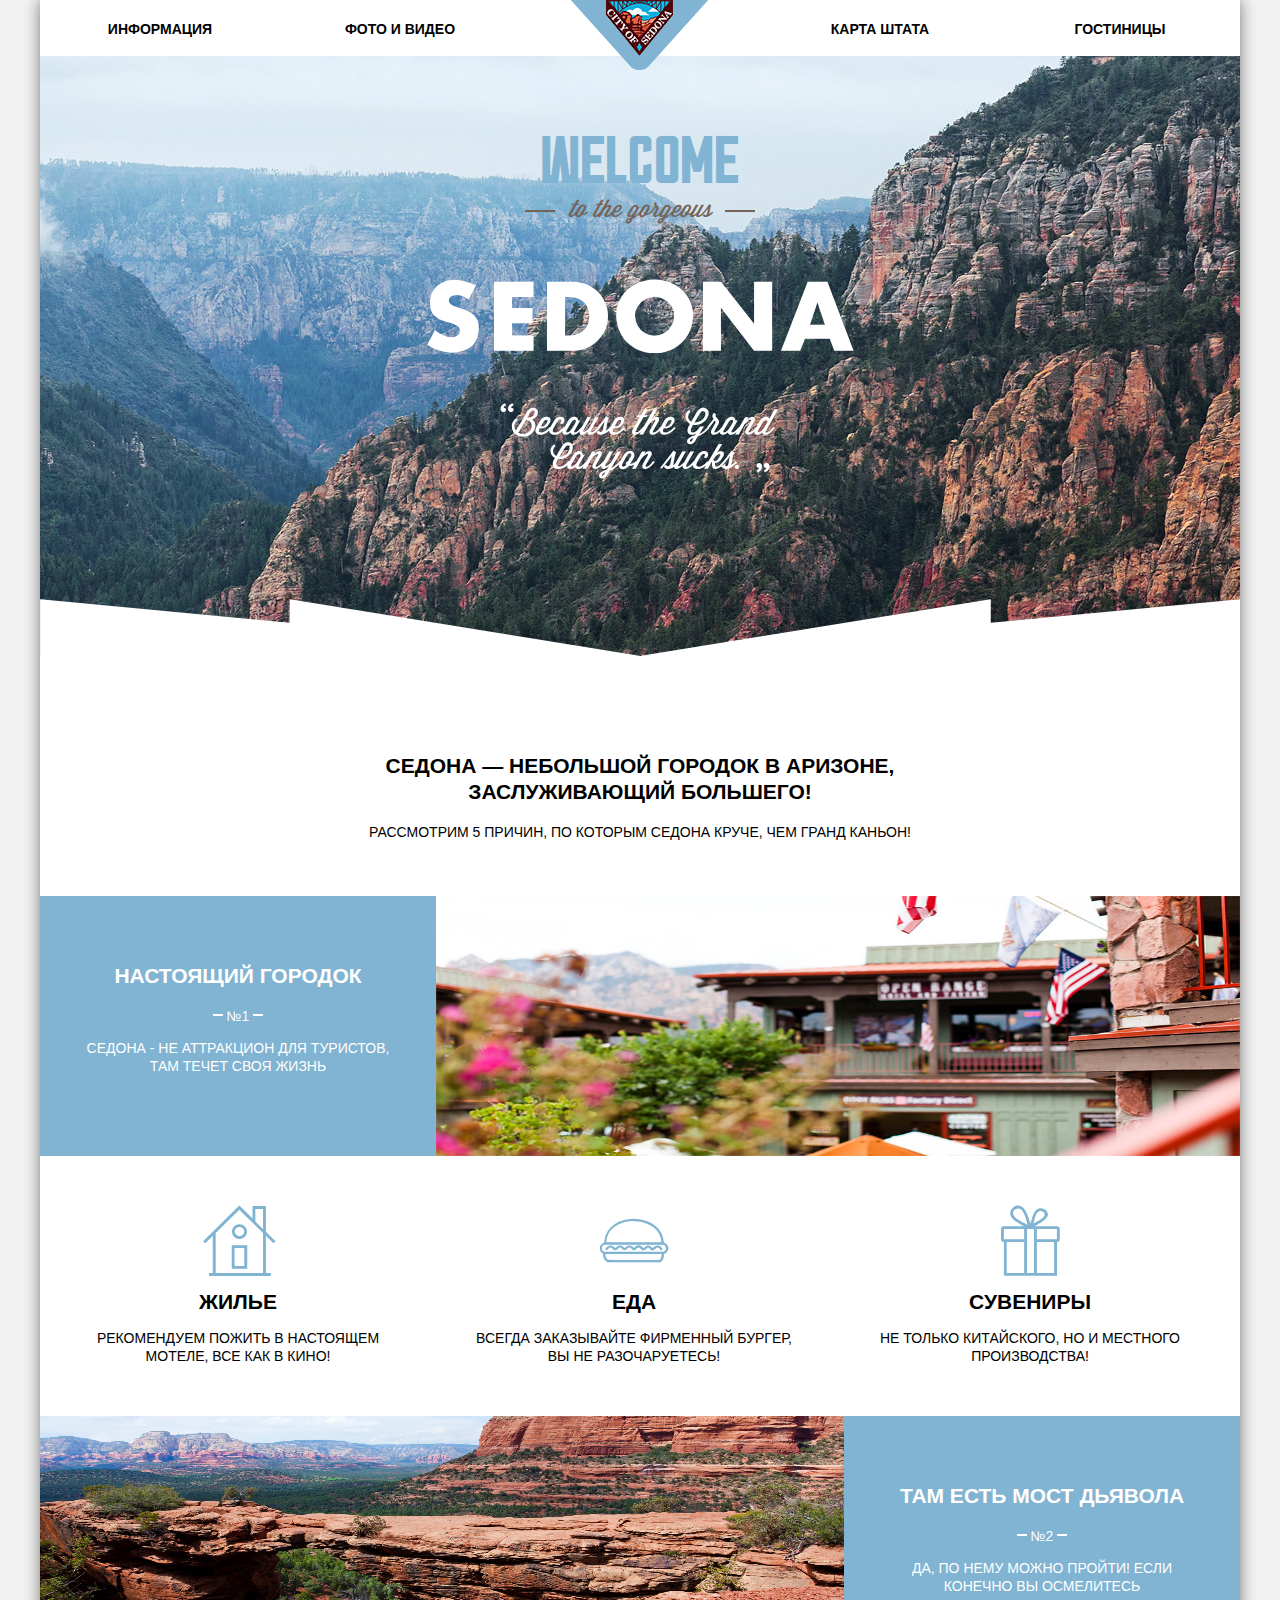
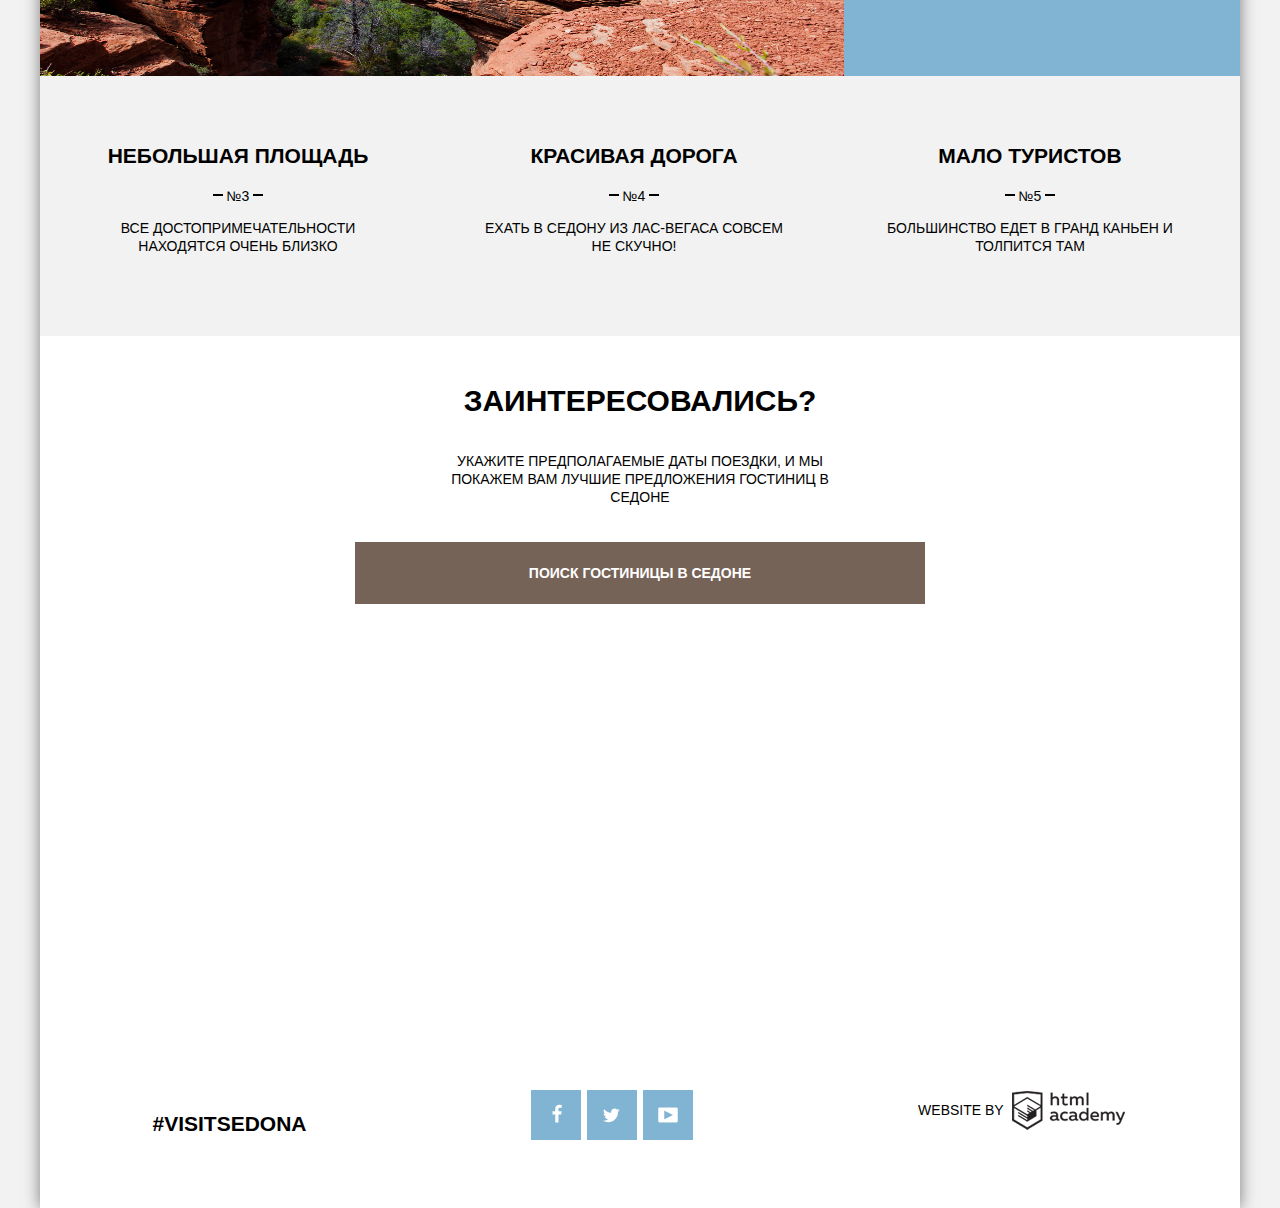
<file: index.html>
<!DOCTYPE html>
<html lang="ru">
<head>
    <meta charset="UTF-8">
    <meta name="keywords" content="Седона, туризм, гостиницы">
    <title>Sedona</title>
    <link rel="stylesheet" href="css/normalize.min.css">
    <link rel="stylesheet" href="css/styles.min.css">
</head>
    <body>
       <div class="grid">
            <header class="layout-wrapper">
                <div class="container">
                    <div class="header-navigation">
                        <nav>
                            <ul>
                                <li><a href="#">Информация</a></li>
                                <li><a href="#">Фото и видео</a></li>
                                <li><img class="header-logo" src="img/logo-sedona.png" width="138" height="70" alt="logo"></li>
                                <li><a href="#">Карта штата</a></li>
                                <li><a href="hotels.html">Гостиницы</a></li>
                            </ul>
                        </nav>
                    </div>
                    <div class="header-content">
                        <div class="header-content-svg">
                            <div class="icon-text-welcome"></div>
                        </div>
                        <div class="header-content-svg">
                            <div class="icon-text">
                                <div class="icon-text-tothegorgeous"></div>
                            </div>
                        </div>
                        <div class="header-content-svg">
                            <div class="icon-text-sedona"></div>
                        </div>
                        <div class="header-content-svg">
                            <div class="icon-text-becausecanyon"></div>
                        </div>
                    </div>
                </div>
            </header>
            <main class="layout-wrapper">
                <div class="content-header">
                   <section>
                        <h2 class="content-title">Седона — небольшой городок в Аризоне, заслуживающий большего!</h2>
                        <p class="content-text">Рассмотрим 5 причин, по которым Седона круче, чем гранд каньон!</p>
                    </section>
                </div>
                <div class="content-section">
                    <div class="content-item">
                        <section class="content-item-text">
                            <h2 class="content-title">Настоящий городок</h2>
                            <div class="content-number">
                                <span class="content-number-text">№1</span>
                            </div>
                            <p class="content-text">Седона - не аттракцион для туристов, там течет своя жизнь</p>
                        </section>
                        <img class="content-item-img" src="img/photo-city@1x.jpg" alt="city">
                    </div>
                    <div class="content-item">
                        <section class="content-item-text">
                            <div class="icon icon-house"></div>
                            <h2 class="content-title">Жилье</h2>
                            <p class="content-text">Рекомендуем пожить в настоящем мотеле, все как в кино!</p>
                        </section>
                        <section class="content-item-text">
                            <div class="icon icon-burger"></div>
                            <h2 class="content-title">Еда</h2>
                            <p class="content-text">Всегда заказывайте фирменный бургер, вы не разочаруетесь!</p>
                        </section>
                        <section class="content-item-text">
                            <div class="icon icon-gift"></div>
                            <h2 class="content-title">Сувениры</h2>
                            <p class="content-text">Не только китайского, но и местного производства!</p>
                        </section>
                    </div>
                    <div class="content-item">
                        <img class="content-item-img" src="img/photo-bridge@2x.jpg" width="800" alt="bridge">
                        <section class="content-item-text">
                            <h2 class="content-title">Там есть мост дьявола</h2>
                            <div class="content-number">
                                <span class="content-number-text">№2</span>
                            </div>
                            <p class="content-text">Да, по нему можно пройти! Если конечно вы осмелитесь</p>
                        </section>
                    </div>
                    <div class="content-item">
                        <section class="content-item-text">
                            <h2 class="content-title">Небольшая площадь</h2>
                            <div class="content-number">
                                <span class="content-number-text">№3</span>
                            </div>
                            <p class="content-text">Все достопримечательности находятся очень близко</p>
                        </section>
                       <section class="content-item-text">
                            <h2 class="content-title">Красивая дорога</h2>
                            <div class="content-number">
                                <span class="content-number-text">№4</span>
                            </div>
                            <p class="content-text">Ехать в Седону из Лас-Вегаса совсем не скучно!</p>
                        </section>
                       <section class="content-item-text">
                            <h2 class="content-title">Мало туристов</h2>
                            <div class="content-number">
                                <span class="content-number-text">№5</span>
                            </div>
                            <p class="content-text">Большинство едет в Гранд Каньен и толпится там</p>
                        </section>
                    </div>
                    <div class="content-bottom">
                        <h2 class="content-bottom-title">Заинтересовались?</h2>
                        <p class="content-bottom-text">Укажите предполагаемые даты поездки, и мы покажем вам лучшие предложения гостиниц в Седоне</p>
                        <a class="open-form content-bottom-btn" href="#">Поиск гостиницы в Седоне</a>
                        <div class="modal-content">
                        <form class="search-form" action="/echo" method="post">
                            <label class="date-label" for="arrival-date">Дата заезда:</label>
                            <input class="date" type="text" name="arrival-date" id="arrival-date" placeholder="24 апреля 2014" required>
                            <label class="date-label" for="leaving-date">Дата выезда:</label>
                            <input class="date" type="text" name="leaving-date" id="leaving-date" placeholder="4 июля 2014" required>
                            <label for="adult">Взрослые:</label>
                            <div class="number-field">
                            <a href="#" class="icon-minus"></a>
                            <input class="number" type="text" name="adult" id="adult" placeholder ="" value="0" required>
                            <a href="#" class="icon-plus"></a>
                            </div>
                            <label class="number-label-children" for="children">Дети:</label>
                            <div class="number-field">
                            <a href="#" class="icon-minus"></a>
                            <input class="number" type="text"  name="children" id="children" placeholder="0" value="0" required>
                            <a href="#" class="icon-plus"></a>
                            </div>
                            <a href="#" class="search btn blue-btn">Найти</a>
                        </form>
                    </div>
                    </div>
                </div>
                <div class="map">
                    <iframe class="map-frame" src="https://www.google.com/maps/embed?pb=!1m18!1m12!1m3!1d3273.769622997301!2d-111.81628954448398!3d34.8620155647056!2m3!1f0!2f0!3f0!3m2!1i1024!2i768!4f13.1!3m3!1m2!1s0x0%3A0x79d9d6e85b412690!2z0JrQsNC90YzQvtC9INCi0YDQtdC50LvRgSDQmtC-0YPQsdC-0Lkg0KfQtdGA0Yc!5e0!3m2!1sru!2sru!4v1486995047576" height="450" style="border:0" allowfullscreen></iframe>
                </div>
            </main>
            <footer class="layout-wrapper">
                <div class="container footer-container">
                   <div class="footer-hashtag">
                      <p>#Visitsedona</p>
                   </div>
                   <div class="footer-social">
                       <div class="social-item">
                           <a class="social-item-btn icon-twitter" href="#"></a>
                           <a class="social-item-btn icon-facebook" href="#"></a>
                           <a class="social-item-btn icon-youtube" href="#"></a>
                       </div>
                   </div>
                   <div>
                       <p class="footer-logo footer-logo-text">Website by</p>
                       <img class="footer-logo" src="img/html-academy.png" alt="html-academy">  
                   </div>
                </div>
            </footer>
        </div>
        <script src="js/popup.min.js"></script>
    </body>
</html>
</file>
<file: css/styles.min.css>
@charset "UTF-8";@font-face{font-family:fontello;src:url(../font/fontello.eot?48481887);src:url(../font/fontello.eot?48481887#iefix) format("embedded-opentype"),url(../font/fontello.woff2?48481887) format("woff2"),url(../font/fontello.woff?48481887) format("woff"),url(../font/fontello.ttf?48481887) format("truetype"),url(../font/fontello.svg?48481887#fontello) format("svg");font-weight:400;font-style:normal}body{max-width:1200px;min-width:724px;font-size:14px;line-height:18px;font-family:"PT Sans",Arial,sans-serif;font-weight:500;color:#000;margin:0 auto;background-color:#f2f2f2;text-transform:uppercase}.grid{box-shadow:0 0 15px 0 rgba(0,0,0,.5)}.container{background-color:#fff;font-size:0;position:relative}.header-navigation ul{display:flex;justify-content:space-between;padding:0;list-style:none}.header-navigation li{height:56px;flex-basis:250px;text-align:center;z-index:1}.header-logo{z-index:10}.header-navigation li:nth-child(3){position:relative}.header-logo::before{content:'\e800';position:absolute;font-size:70px;color:#81b3d2}.header-navigation a{display:block;padding:16px;font-size:14px;line-height:26px;font-family:"PT Sans",Arial,sans-serif;font-weight:700;color:#000;text-transform:uppercase;text-decoration:none}.header-navigation a:hover{background-color:#e1eff8}.header-content{display:flex;flex-direction:column;position:relative;height:500px;align-items:center;padding-top:25px;padding-bottom:75px;background:url(../img/photo-background@1x.jpg) 50% 50% no-repeat}.header-content::after{content:"";position:absolute;background:url(../img/header-content-bottom.png) 50% 100% no-repeat;bottom:0;background-size:100%;width:100%;height:65px}.header-content-svg:nth-child(1){margin-top:55px;margin-bottom:15px}.header-content-svg:nth-child(2){position:relative}.header-content-svg:nth-child(3),.header-content-svg:nth-child(4){margin-top:50px}[class*=" icon-"]:before,[class^=icon-]:before{font-family:fontello;font-style:normal;font-weight:400;speak:none;display:inline-block;text-decoration:inherit;width:1em;text-align:center;font-variant:normal;text-transform:none;line-height:1em;-webkit-font-smoothing:antialiased;-moz-osx-font-smoothing:grayscale}.icon-text-welcome::before{content:'\e801';width:200px;font-size:47px;color:#81b3d2}.icon-text::after,.icon-text::before{content:"";position:absolute;top:10px;height:20px;width:30px;border-top:2px solid #766357;z-index:1}.icon-text::before{left:0}.icon-text::after{right:0}.icon-text-tothegorgeous::before{content:'\e802';width:230px;font-size:24px;color:#766357}.icon-text-sedona::before{content:'\e803';width:458px;font-size:74px;color:#fff}.icon-text-becausecanyon::before{content:'\e804';width:300px;font-size:75px;color:#fff}.content-header{height:210px;margin:0;padding:30px 20%;padding-bottom:0;text-align:center;background-color:#fff}.content-section{display:flex;flex-direction:column}.content-item{height:260px;font-size:0;text-transform:uppercase}.content-item:nth-child(2n+1){background-color:#81b3d2;color:#fff}.content-bottom,.content-item:nth-child(2){background-color:#fff}.content-item-text{display:inline-block;vertical-align:middle;width:33%;font-size:14px;font-weight:400;text-align:center}.content-title:nth-child(2n+1){padding:50px 10%;padding-bottom:0;font-size:21px;line-height:26px}.content-number{position:relative;width:50px;margin:0 auto}.content-number-text::after,.content-number-text::before{content:"";position:absolute;width:10px;border-top:2px solid #fff}.content-item:nth-child(4) .content-number-text::after,.content-item:nth-child(4) .content-number-text::before{border-color:#000}.content-number-text::before{top:7px;left:0}.content-number-text::after{top:7px;right:0}.content-text:nth-child(2n+1){padding:50px 10%;padding-top:0}.icon{padding-top:50px}.content-item-img{display:inline-block;vertical-align:top;width:67%;height:260px}.icon-house:before{content:'\e805';font-size:70px;color:#81b3d2}.icon-burger:before{content:'\e806';font-size:70px;color:#81b3d2}.icon-gift:before{content:'\e807';font-size:70px;color:#81b3d2}.content-bottom{position:relative;height:250px;text-align:center}.content-bottom-title{margin:0;padding-top:50px;font-size:30px;line-height:30px}.content-bottom-text{margin:36px auto;width:436px}.content-bottom-btn{display:block;width:570px;padding-top:22px;padding-bottom:22px;margin:0 auto;text-decoration:none;color:#fff;text-align:center;font-weight:700;background:#766357;vertical-align:middle}.modal-content{display:none;position:absolute;z-index:10;left:50%;margin-left:-285px;width:460px;padding:55px;background:#FFF;color:#000;box-shadow:0 0 15px 0 rgba(0,0,0,.2)}input.btn-form{display:none}.btn-form:checked~.modal-content{display:block}.search-form input[type=text],.search-form label{display:inline-block;vertical-align:top;line-height:46px}.search-form label{position:relative;width:105px;margin-right:5px;text-align:left;vertical-align:middle}.search-form input[type=text]{margin-right:0;margin-bottom:30px;text-align:left;font-family:"PT Sans",Arial,sans-serif;font-weight:700;font-size:14px;line-height:26px;color:#000;text-transform:uppercase;outline:0;border:none;background:#F2F2F2}.search-form input:hover{background:#EBEBEB}.search-form input[type=text]:focus{background:#FFF;margin:-2px;margin-right:-2px;margin-bottom:28px;border:2px solid #E5E5E5;outline:0}.number-field input[type=text]:hover{background:#F2F2F2}.number-field input[type=text]:focus{border:none;background:#F2F2F2;margin:0 -2px;text-align:center}input::-webkit-input-placeholder{font-size:14px;line-height:26px;color:#000;text-transform:uppercase}input:-moz-placeholder{font-size:14px;line-height:26px;color:#000;text-transform:uppercase}.search-form .date{width:297px;padding:10px;padding-right:38px}.search-form .date-label::after{content:"";position:absolute;width:21px;height:22px;z-index:15;top:12px;right:-335px;background:url(../img/calendar.png) 100% 100% no-repeat;cursor:pointer}.date-label:hover::after{color:#000}.date-label:active::after{color:#81B3D2}.number-label-children{max-width:55px;margin-left:50px}.number-field .icon-minus::before{content:"\002d";font-size:22px;color:#C2C2C2}.number-field .icon-plus::before{content:"\002b";font-size:22px;color:#C2C2C2}.icon-minus:hover::before,.icon-plus:hover::before{color:#000}.icon-minus:active::before,.icon-plus:active::before{color:#81B3D2}.number-field{display:inline-block;vertical-align:baseline;line-height:38px;width:114px;height:36px;padding:0;margin:0;font-size:0;background:#F2F2F2}.number-field input[type=text]{width:38px;min-height:36px;margin-left:-4px;text-align:center;line-height:26px;font-size:14px;background-color:#F2F2F2}.number-field a{display:inline-block;vertical-align:top;width:38px;height:38px;margin:0;font-size:14px;line-height:38px;text-align:center;background-color:#F2F2F2;text-decoration:none}.number-field .icon-plus{margin-left:-4px}.modal-content .blue-btn{display:block;width:100%;border:none;margin:0 auto;margin-top:40px;padding-top:15px;padding-bottom:15px;color:#fff;background-color:#81b3d2;text-decoration:none}.modal-content .blue-btn:hover{background-color:#669ec0}.modal-content .blue-btn:active{background-color:#5496bd;color:#94b9d2}.modal-content-show{display:block}@keyframes shake{0%,100%{transform:translateX(0)}10%,30%,50%,70%,90%{transform:translateX(-10px)}20%,40%,60%,80%{transform:translateX(10px)}}@-webkit-keyframes shake{0%,100%{transform:translateX(0)}10%,30%,50%,70%,90%{transform:translateX(-10px)}20%,40%,60%,80%{transform:translateX(10px)}}.modal-error{-webkit-animation:shake .6s;animation:shake .6s}.map{background:#fff;z-index:1}.map-frame{width:100%}.footer-container{display:flex;justify-content:space-around;font-size:21px;line-height:26px;font-weight:700;color:#000;text-transform:uppercase;background-color:#fff}.social-item-btn{display:inline-block;vertical-align:center;width:50px;height:50px;background-color:#81b3d2;background-image:url(../img/social.png)}.social-item-btn:hover{background-color:#669ec0}.social-item-btn:active{background-color:#5496bd}.footer-container{padding-top:50px;padding-bottom:50px}.icon-facebook{background-position:0 0}.icon-twitter{background-position:-50px 0}.icon-youtube{background-position:-103px 0}.footer-logo{font-size:14px;line-height:26px;font-weight:400}.footer-logo,.footer-logo-item{display:inline-block;vertical-align:middle}.footer-logo-text{margin:0}
</file>
